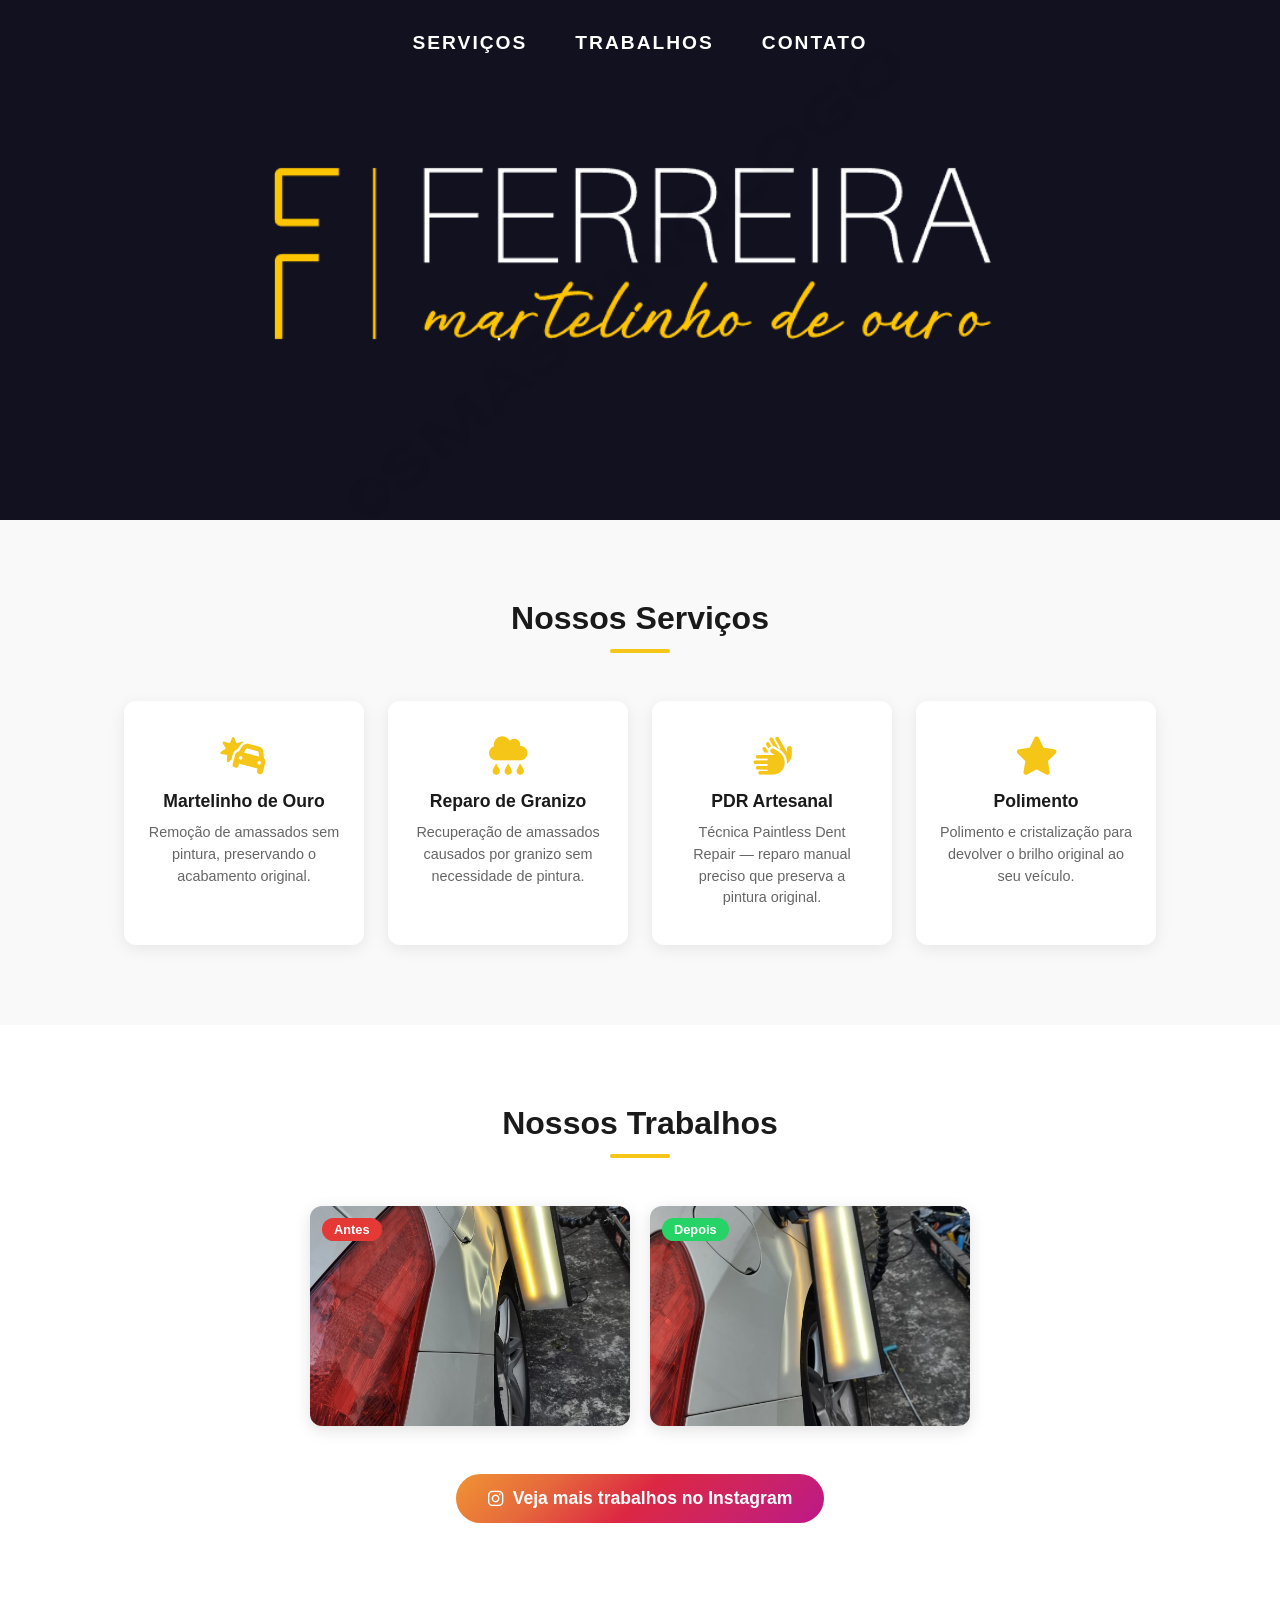
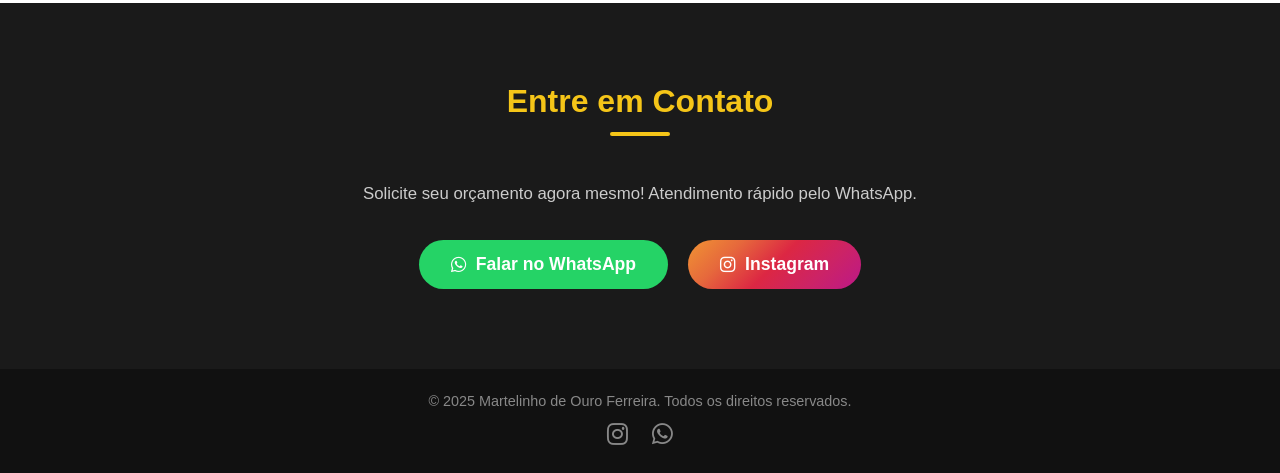
<file: index.html>
<!DOCTYPE html>
<html lang="pt-BR">
<head>
  <meta charset="UTF-8" />
  <meta name="viewport" content="width=device-width, initial-scale=1.0" />
  <title>Martelinho de Ouro Ferreira</title>
  <link rel="stylesheet" href="style.css" />
  <link rel="stylesheet" href="https://cdnjs.cloudflare.com/ajax/libs/font-awesome/6.5.0/css/all.min.css" />
</head>
<body>

  <!-- HERO -->
  <section class="hero">
    <nav class="hero-nav">
      <a href="#servicos">Serviços</a>
      <a href="#galeria">Trabalhos</a>
      <a href="#contato">Contato</a>
    </nav>
  </section>

  <!-- SERVIÇOS -->
  <section id="servicos" class="servicos">
    <h2 class="section-title">Nossos Serviços</h2>
    <div class="cards">
      <div class="card">
        <i class="fas fa-car-burst"></i>
        <h3>Martelinho de Ouro</h3>
        <p>Remoção de amassados sem pintura, preservando o acabamento original.</p>
      </div>
      <div class="card">
        <i class="fas fa-cloud-rain"></i>
        <h3>Reparo de Granizo</h3>
        <p>Recuperação de amassados causados por granizo sem necessidade de pintura.</p>
      </div>
      <div class="card">
        <i class="fas fa-hands"></i>
        <h3>PDR Artesanal</h3>
        <p>Técnica Paintless Dent Repair — reparo manual preciso que preserva a pintura original.</p>
      </div>
      <div class="card">
        <i class="fas fa-star"></i>
        <h3>Polimento</h3>
        <p>Polimento e cristalização para devolver o brilho original ao seu veículo.</p>
      </div>
    </div>
  </section>

  <!-- GALERIA -->
  <section id="galeria" class="galeria">
    <h2 class="section-title">Nossos Trabalhos</h2>
    <div class="galeria-grid">
      <div class="foto-card">
        <img src="fotos/branco antes.jpg" alt="Antes do reparo" />
        <span class="badge antes">Antes</span>
      </div>
      <div class="foto-card">
        <img src="fotos/branco depos.jpg" alt="Depois do reparo" />
        <span class="badge depois">Depois</span>
      </div>
      <!-- Adicione mais fotos aqui conforme a pasta fotos/ -->
    </div>
    <div class="instagram-link">
      <a href="https://www.instagram.com/martelinhodeouroferreira/" target="_blank" class="btn-instagram">
        <i class="fab fa-instagram"></i> Veja mais trabalhos no Instagram
      </a>
    </div>
  </section>

  <!-- CONTATO -->
  <section id="contato" class="contato">
    <h2 class="section-title">Entre em Contato</h2>
    <p>Solicite seu orçamento agora mesmo! Atendimento rápido pelo WhatsApp.</p>
    <div class="contato-btns">
      <a href="https://wa.me/5511939313739?text=Olá!%20Gostaria%20de%20solicitar%20um%20orçamento."
         class="btn-whatsapp" target="_blank">
        <i class="fab fa-whatsapp"></i> Falar no WhatsApp
      </a>
      <a href="https://www.instagram.com/martelinhodeouroferreira/" target="_blank" class="btn-instagram">
        <i class="fab fa-instagram"></i> Instagram
      </a>
    </div>
  </section>

  <!-- FOOTER -->
  <footer>
    <p>© 2025 Martelinho de Ouro Ferreira. Todos os direitos reservados.</p>
    <div class="footer-links">
      <a href="https://www.instagram.com/martelinhodeouroferreira/" target="_blank"><i class="fab fa-instagram"></i></a>
      <a href="https://wa.me/5511939313739" target="_blank"><i class="fab fa-whatsapp"></i></a>
    </div>
  </footer>

</body>
</html>
</file>
<file: style.css>
* {
  margin: 0;
  padding: 0;
  box-sizing: border-box;
}

body {
  font-family: 'Segoe UI', sans-serif;
  color: #222;
  background: #fff;
}


/* HERO */
.hero {
  background: url('fotos/logo5.png') center center / cover no-repeat, #1a1a1a;
  min-height: 520px;
  display: flex;
  align-items: flex-start;
  justify-content: center;
  padding-top: 32px;
}

.hero-nav {
  display: flex;
  justify-content: center;
  gap: 48px;
  flex-wrap: wrap;
}

.hero-nav a {
  color: #fff;
  text-decoration: none;
  font-size: 1.2rem;
  font-weight: bold;
  letter-spacing: 2px;
  text-transform: uppercase;
  transition: color 0.2s;
}

.hero-nav a:hover {
  color: #f5c518;
}

/* BOTÕES */
.btn-whatsapp {
  display: inline-flex;
  align-items: center;
  gap: 10px;
  background: #25D366;
  color: #fff;
  padding: 14px 32px;
  border-radius: 50px;
  text-decoration: none;
  font-size: 1.1rem;
  font-weight: bold;
  transition: background 0.2s, transform 0.2s;
}

.btn-whatsapp:hover {
  background: #1ebe57;
  transform: scale(1.04);
}

.btn-instagram {
  display: inline-flex;
  align-items: center;
  gap: 10px;
  background: linear-gradient(135deg, #f09433, #e6683c, #dc2743, #cc2366, #bc1888);
  color: #fff;
  padding: 14px 32px;
  border-radius: 50px;
  text-decoration: none;
  font-size: 1.1rem;
  font-weight: bold;
  transition: opacity 0.2s, transform 0.2s;
}

.btn-instagram:hover {
  opacity: 0.9;
  transform: scale(1.04);
}

/* SERVIÇOS */
.servicos {
  padding: 80px 24px;
  background: #f9f9f9;
  text-align: center;
}

.section-title {
  font-size: 2rem;
  margin-bottom: 48px;
  color: #1a1a1a;
}

.section-title::after {
  content: '';
  display: block;
  width: 60px;
  height: 4px;
  background: #f5c518;
  margin: 12px auto 0;
  border-radius: 2px;
}

.cards {
  display: flex;
  flex-wrap: wrap;
  gap: 24px;
  justify-content: center;
  max-width: 1100px;
  margin: 0 auto;
}

.card {
  background: #fff;
  border-radius: 12px;
  padding: 36px 24px;
  width: 240px;
  box-shadow: 0 4px 16px rgba(0,0,0,0.08);
  transition: transform 0.2s;
}

.card:hover {
  transform: translateY(-6px);
}

.card i {
  font-size: 2.4rem;
  color: #f5c518;
  margin-bottom: 16px;
}

.card h3 {
  font-size: 1.1rem;
  margin-bottom: 10px;
  color: #1a1a1a;
}

.card p {
  font-size: 0.9rem;
  color: #666;
  line-height: 1.5;
}

/* GALERIA */
.galeria {
  padding: 80px 24px;
  text-align: center;
  background: #fff;
}

.galeria-grid {
  display: flex;
  flex-wrap: wrap;
  gap: 20px;
  justify-content: center;
  max-width: 1100px;
  margin: 0 auto 48px;
}

.foto-card {
  position: relative;
  width: 320px;
  border-radius: 12px;
  overflow: hidden;
  box-shadow: 0 4px 16px rgba(0,0,0,0.12);
}

.foto-card img {
  width: 100%;
  height: 220px;
  object-fit: cover;
  display: block;
  transition: transform 0.3s;
}

.foto-card:hover img {
  transform: scale(1.05);
}

.badge {
  position: absolute;
  top: 12px;
  left: 12px;
  padding: 4px 12px;
  border-radius: 20px;
  font-size: 0.8rem;
  font-weight: bold;
  color: #fff;
}

.badge.antes {
  background: #e53935;
}

.badge.depois {
  background: #25D366;
}

/* CONTATO */
.contato {
  background: #1a1a1a;
  color: #fff;
  text-align: center;
  padding: 80px 24px;
}

.contato .section-title {
  color: #f5c518;
}

.contato p {
  color: #ccc;
  margin-bottom: 36px;
  font-size: 1.05rem;
}

.contato-btns {
  display: flex;
  gap: 20px;
  justify-content: center;
  flex-wrap: wrap;
}

/* FOOTER */
footer {
  background: #111;
  color: #888;
  text-align: center;
  padding: 24px;
}

footer p {
  margin-bottom: 12px;
  font-size: 0.9rem;
}

.footer-links a {
  color: #888;
  font-size: 1.5rem;
  margin: 0 10px;
  transition: color 0.2s;
}

.footer-links a:hover {
  color: #f5c518;
}

/* RESPONSIVO */
@media (max-width: 600px) {
  .hero h2 {
    font-size: 1.8rem;
  }

  .header-container {
    flex-direction: column;
    gap: 12px;
  }

  nav a {
    margin-left: 12px;
  }

  .card {
    width: 100%;
    max-width: 340px;
  }

  .foto-card {
    width: 100%;
    max-width: 400px;
  }
}
</file>
